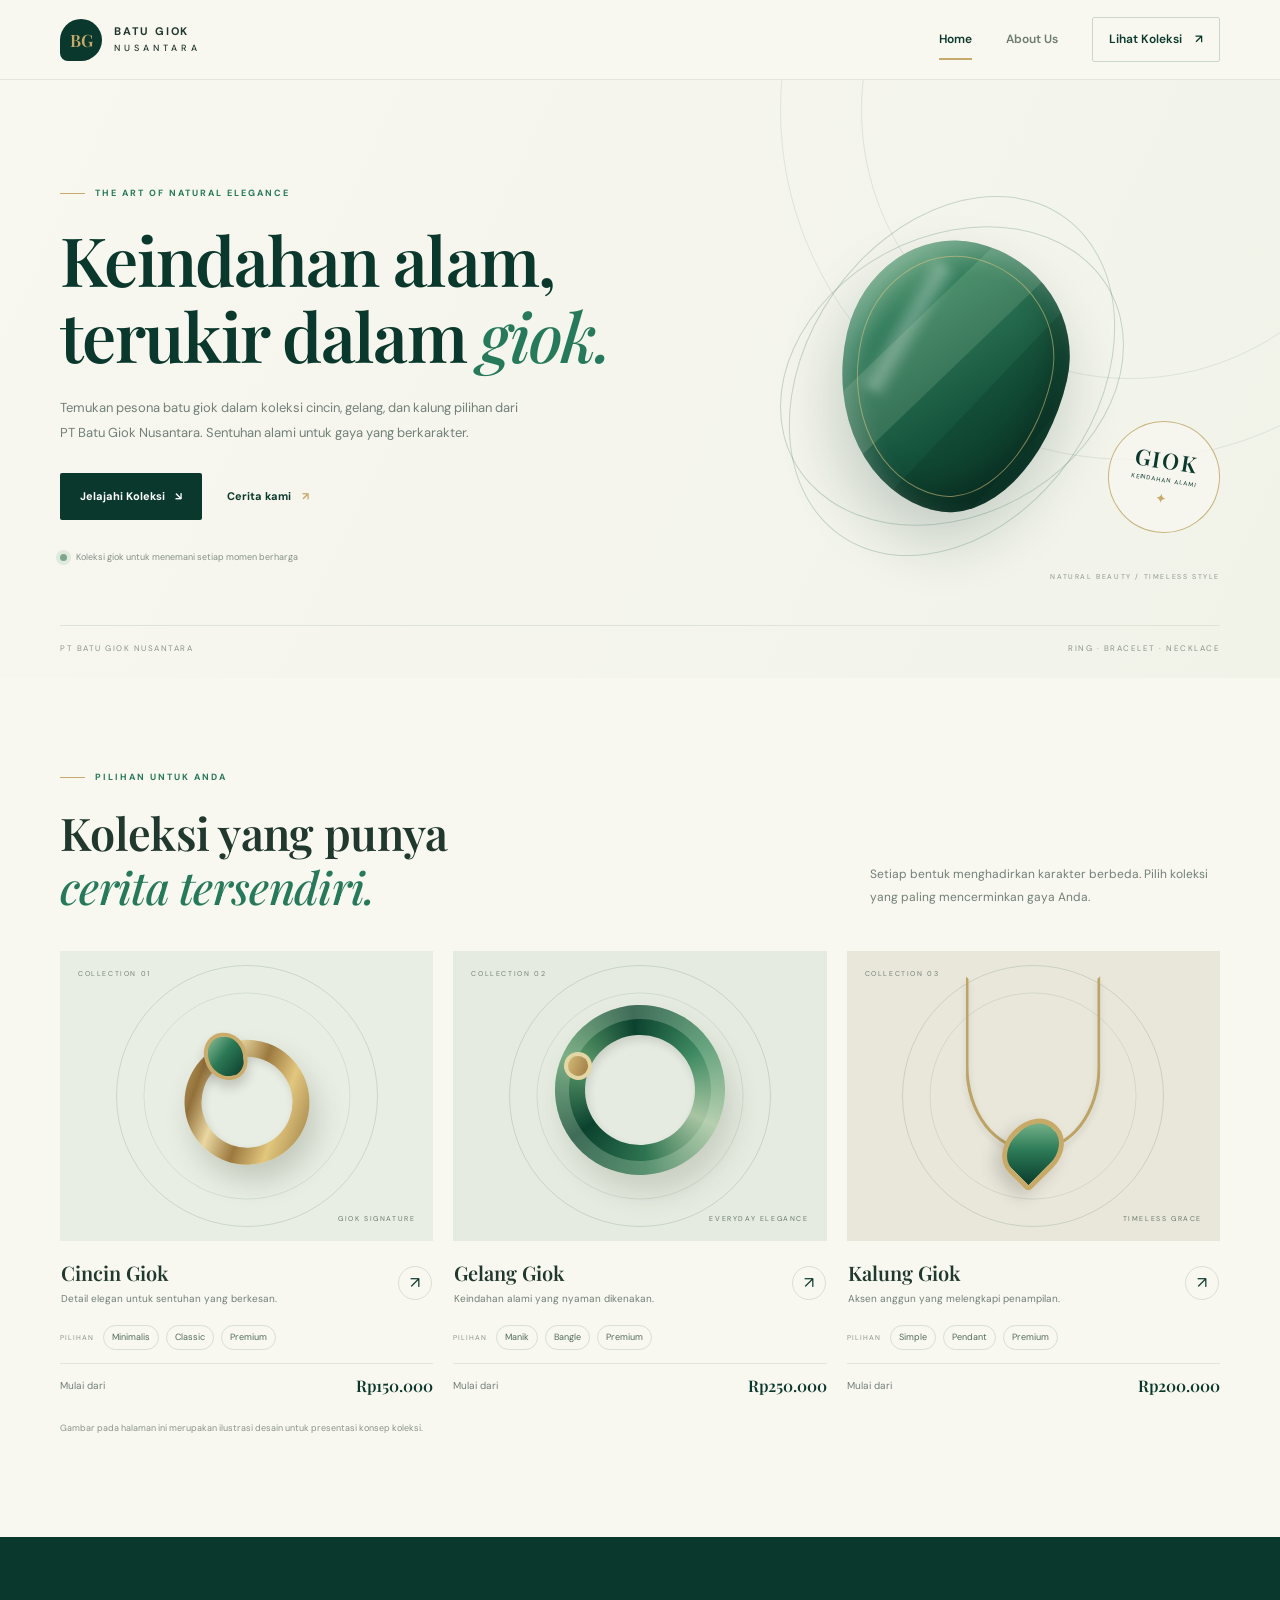
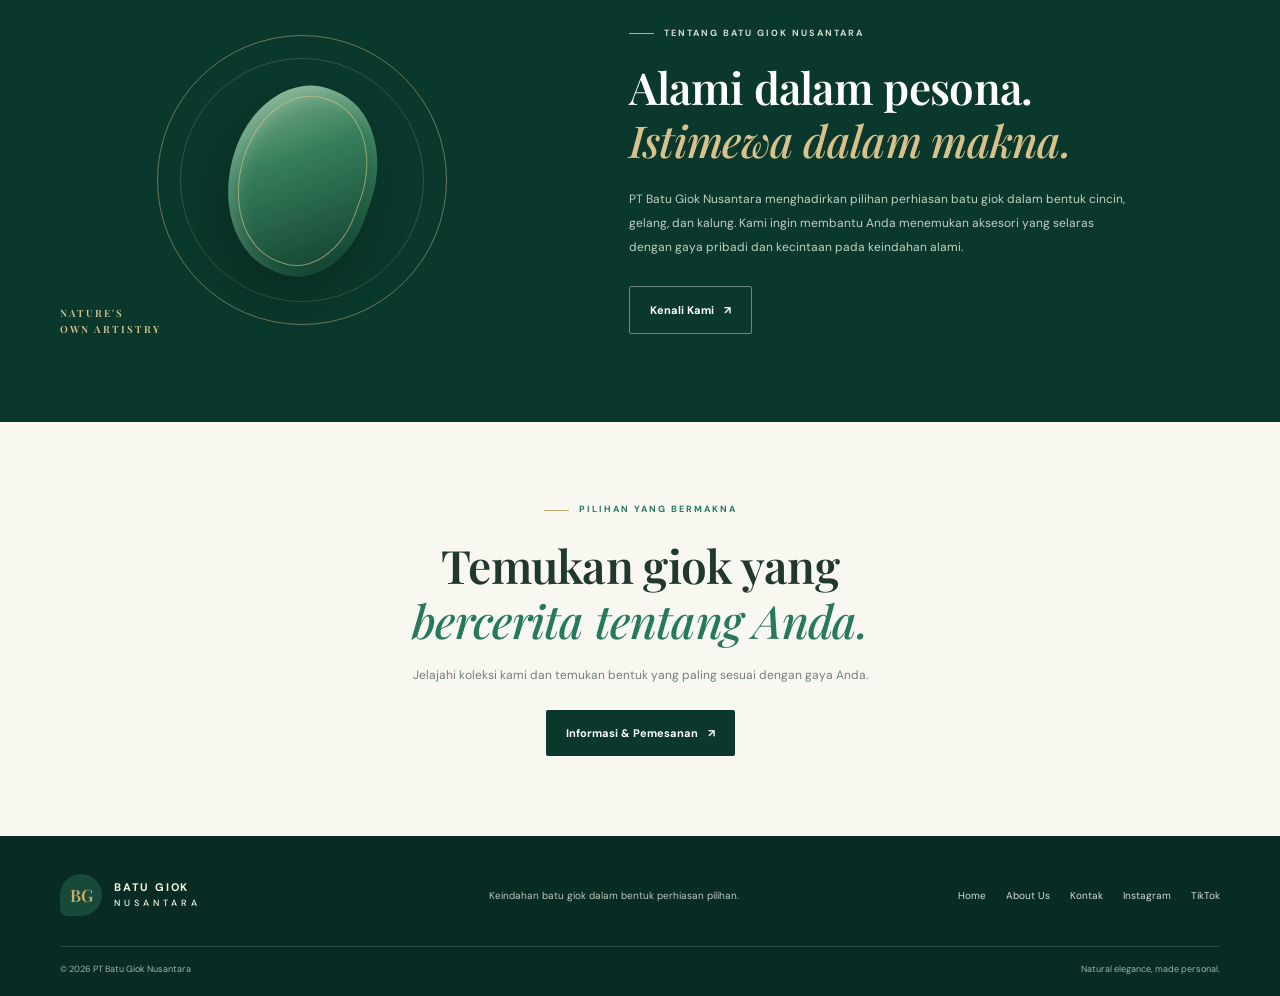
<file: index.html>
<!DOCTYPE html>
<html lang="id">
<head>
  <meta charset="UTF-8">
  <meta name="viewport" content="width=device-width, initial-scale=1.0">
  <meta name="description" content="PT Batu Giok Nusantara menghadirkan koleksi perhiasan batu giok berupa cincin, gelang, dan kalung.">
  <title>PT Batu Giok Nusantara | Home</title>
  <link rel="preconnect" href="https://fonts.googleapis.com">
  <link rel="preconnect" href="https://fonts.gstatic.com" crossorigin>
  <link href="https://fonts.googleapis.com/css2?family=DM+Sans:wght@400;500;600;700&family=Playfair+Display:wght@500;600;700&display=swap" rel="stylesheet">
  <link rel="stylesheet" href="style.css">
  <script src="script.js" defer></script>
</head>
<body>
  <header class="site-header">
    <nav class="navbar container" aria-label="Navigasi utama">
      <a class="brand" href="index.html" aria-label="Batu Giok Nusantara - Home">
        <span class="brand-mark">BG</span><span class="brand-name">BATU GIOK<small>NUSANTARA</small></span>
      </a>
      <button class="menu-toggle" aria-label="Buka menu navigasi" aria-expanded="false" aria-controls="nav-links"><span></span><span></span><span></span></button>
      <div class="nav-links" id="nav-links">
        <a class="active" href="index.html" aria-current="page">Home</a>
        <a href="about.html">About Us</a>
        <a class="nav-cta" href="#collections">Lihat Koleksi <span>↗</span></a>
      </div>
    </nav>
  </header>

  <main>
    <section class="hero">
      <div class="hero-texture"></div>
      <div class="container hero-grid">
        <div class="hero-copy reveal">
          <p class="eyebrow"><span></span> THE ART OF NATURAL ELEGANCE</p>
          <h1>Keindahan alam,<br>terukir dalam <em>giok.</em></h1>
          <p class="hero-description">Temukan pesona batu giok dalam koleksi cincin, gelang, dan kalung pilihan dari PT Batu Giok Nusantara. Sentuhan alami untuk gaya yang berkarakter.</p>
          <div class="hero-actions"><a class="button button-dark" href="#collections">Jelajahi Koleksi <span>↘</span></a><a class="simple-link" href="about.html">Cerita kami <span>↗</span></a></div>
          <div class="hero-note"><span class="note-dot"></span> Koleksi giok untuk menemani setiap momen berharga</div>
        </div>
        <div class="hero-art reveal" role="img" aria-label="Ilustrasi artistik batu giok hijau dengan bingkai emas">
          <div class="art-ring ring-a"></div><div class="art-ring ring-b"></div>
          <div class="jade-gem"><div class="gem-facet facet-one"></div><div class="gem-facet facet-two"></div><div class="gem-highlight"></div></div>
          <div class="art-stamp"><span>GIOK</span><small>KEINDAHAN ALAMI</small><b>✦</b></div>
          <div class="art-caption">NATURAL BEAUTY / TIMELESS STYLE</div>
        </div>
      </div>
      <div class="container hero-footer"><span>PT BATU GIOK NUSANTARA</span><span>RING · BRACELET · NECKLACE</span></div>
    </section>

    <section class="collection-section section" id="collections">
      <div class="container">
        <div class="section-heading reveal"><div><p class="eyebrow"><span></span> PILIHAN UNTUK ANDA</p><h2>Koleksi yang punya<br><em>cerita tersendiri.</em></h2></div><p>Setiap bentuk menghadirkan karakter berbeda. Pilih koleksi yang paling mencerminkan gaya Anda.</p></div>
        <div class="product-grid">
          <article class="product-card reveal">
            <a href="about.html#rings" class="product-visual product-ring" aria-label="Pelajari koleksi cincin giok"><div class="ring-object"><div></div></div><span class="product-index">COLLECTION 01</span><span class="visual-label">GIOK SIGNATURE</span></a>
            <div class="product-info"><div><h3>Cincin Giok</h3><p>Detail elegan untuk sentuhan yang berkesan.</p></div><a href="about.html#rings" class="product-arrow" aria-label="Pelajari cincin giok">↗</a></div>
            <div class="product-options"><span class="option-label">PILIHAN</span><span>Minimalis</span><span>Classic</span><span>Premium</span></div>
            <div class="product-price"><span>Mulai dari</span><strong>Rp150.000</strong></div>
          </article>
          <article class="product-card reveal">
            <a href="about.html#bracelets" class="product-visual product-bracelet" aria-label="Pelajari koleksi gelang giok"><div class="bracelet-object"><span></span></div><span class="product-index">COLLECTION 02</span><span class="visual-label">EVERYDAY ELEGANCE</span></a>
            <div class="product-info"><div><h3>Gelang Giok</h3><p>Keindahan alami yang nyaman dikenakan.</p></div><a href="about.html#bracelets" class="product-arrow" aria-label="Pelajari gelang giok">↗</a></div>
            <div class="product-options"><span class="option-label">PILIHAN</span><span>Manik</span><span>Bangle</span><span>Premium</span></div>
            <div class="product-price"><span>Mulai dari</span><strong>Rp250.000</strong></div>
          </article>
          <article class="product-card reveal">
            <a href="about.html#necklaces" class="product-visual product-necklace" aria-label="Pelajari koleksi kalung giok"><div class="necklace-object"><div class="necklace-chain"></div><div class="pendant"></div></div><span class="product-index">COLLECTION 03</span><span class="visual-label">TIMELESS GRACE</span></a>
            <div class="product-info"><div><h3>Kalung Giok</h3><p>Aksen anggun yang melengkapi penampilan.</p></div><a href="about.html#necklaces" class="product-arrow" aria-label="Pelajari kalung giok">↗</a></div>
            <div class="product-options"><span class="option-label">PILIHAN</span><span>Simple</span><span>Pendant</span><span>Premium</span></div>
            <div class="product-price"><span>Mulai dari</span><strong>Rp200.000</strong></div>
          </article>
        </div>
        <p class="product-disclaimer">Gambar pada halaman ini merupakan ilustrasi desain untuk presentasi konsep koleksi.</p>
      </div>
    </section>

    <section class="brand-story">
      <div class="container story-grid">
        <div class="story-art reveal"><div class="story-circle"></div><div class="story-gem"></div><span class="story-art-text">NATURE'S<br>OWN ARTISTRY</span></div>
        <div class="story-copy reveal"><p class="eyebrow eyebrow-light"><span></span> TENTANG BATU GIOK NUSANTARA</p><h2>Alami dalam pesona.<br><em>Istimewa dalam makna.</em></h2><p>PT Batu Giok Nusantara menghadirkan pilihan perhiasan batu giok dalam bentuk cincin, gelang, dan kalung. Kami ingin membantu Anda menemukan aksesori yang selaras dengan gaya pribadi dan kecintaan pada keindahan alami.</p><a class="button button-outline" href="about.html">Kenali Kami <span>↗</span></a></div>
      </div>
    </section>

    <section class="promise-section section"><div class="container promise-inner reveal"><p class="eyebrow"><span></span> PILIHAN YANG BERMAKNA</p><h2>Temukan giok yang<br><em>bercerita tentang Anda.</em></h2><p>Jelajahi koleksi kami dan temukan bentuk yang paling sesuai dengan gaya Anda.</p><a class="button button-dark" href="about.html#contact">Informasi & Pemesanan <span>↗</span></a></div></section>
  </main>

  <footer class="site-footer"><div class="container footer-top"><a class="brand footer-brand" href="index.html"><span class="brand-mark">BG</span><span class="brand-name">BATU GIOK<small>NUSANTARA</small></span></a><p>Keindahan batu giok dalam bentuk perhiasan pilihan.</p><div class="footer-nav"><a href="index.html">Home</a><a href="about.html">About Us</a><a href="about.html#contact">Kontak</a><a href="https://www.instagram.com/" target="rahmnazhr" rel="noopener">Instagram</a><a href="https://www.tiktok.com/" target="raaa" rel="noopener">TikTok</a></div></div><div class="container footer-bottom"><span>© <span id="year"></span> PT Batu Giok Nusantara</span><span>Natural elegance, made personal.</span></div></footer>
</body>
</html>
</file>
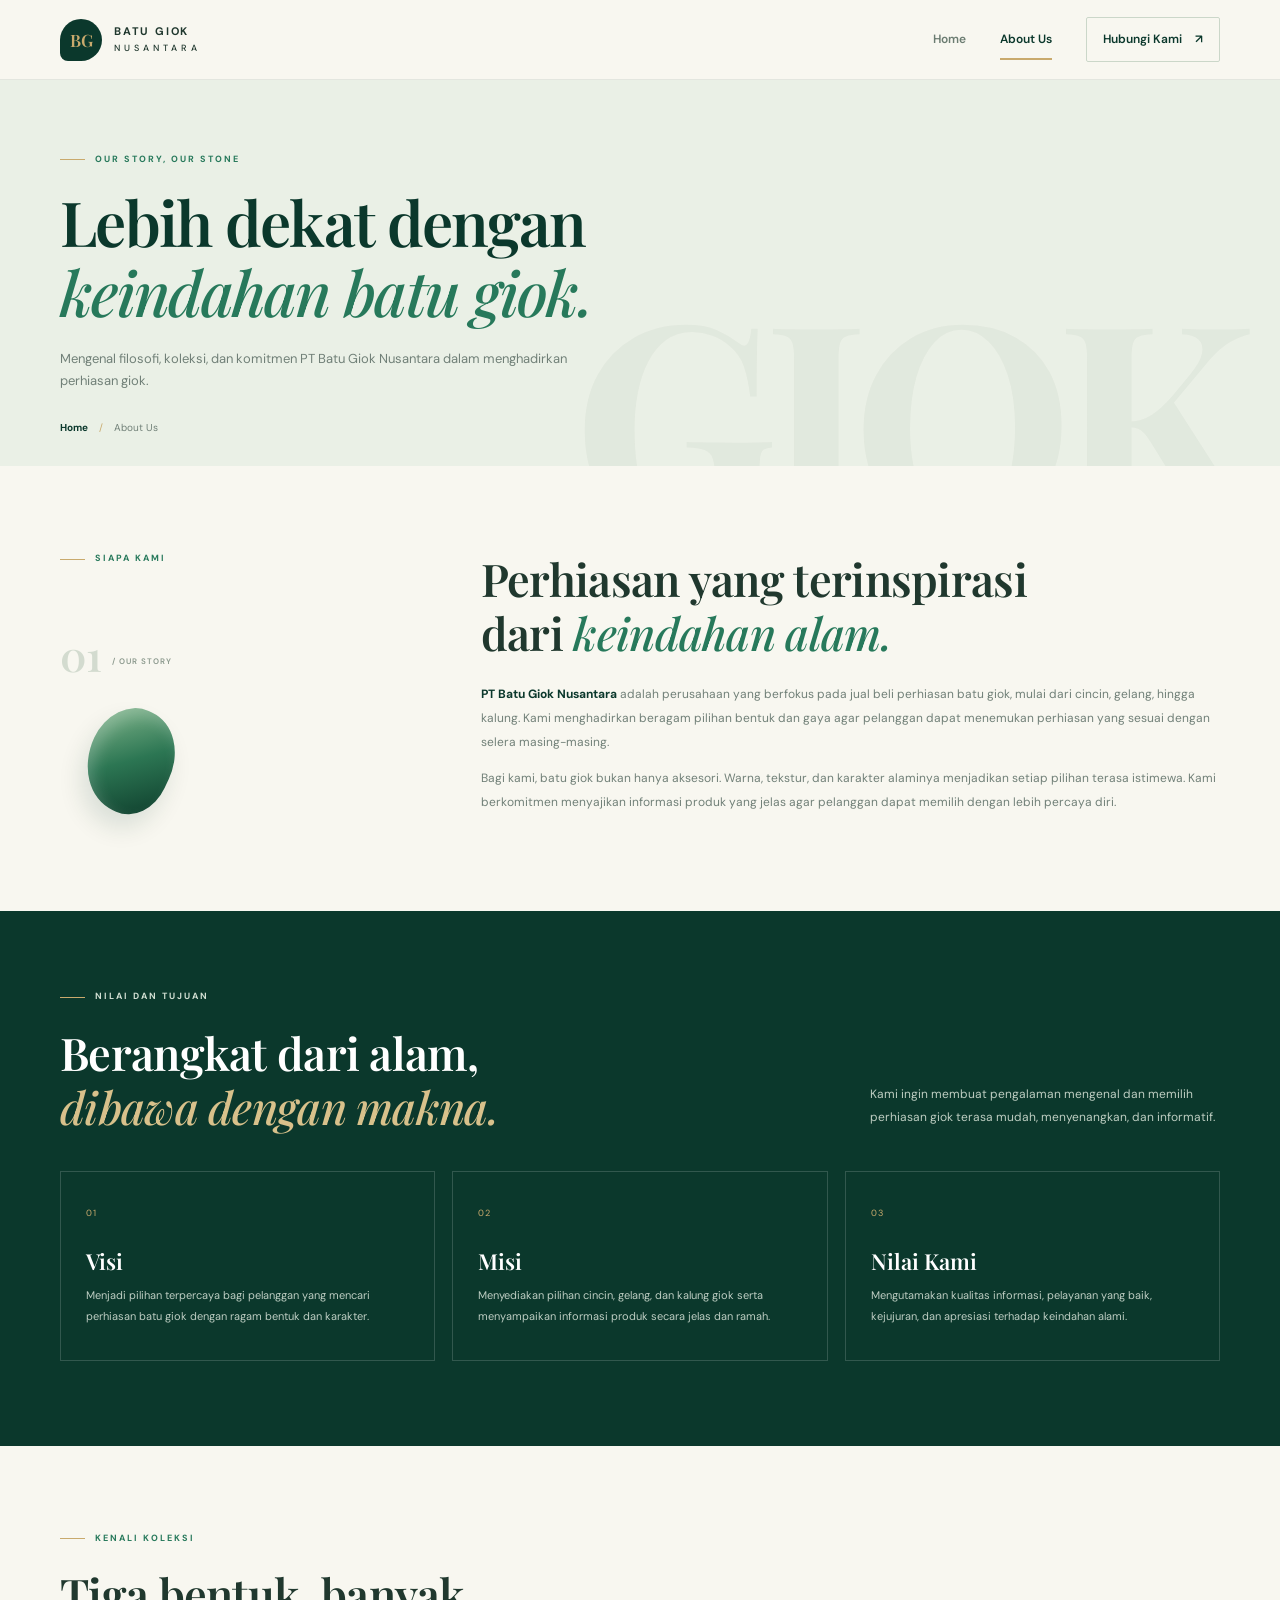
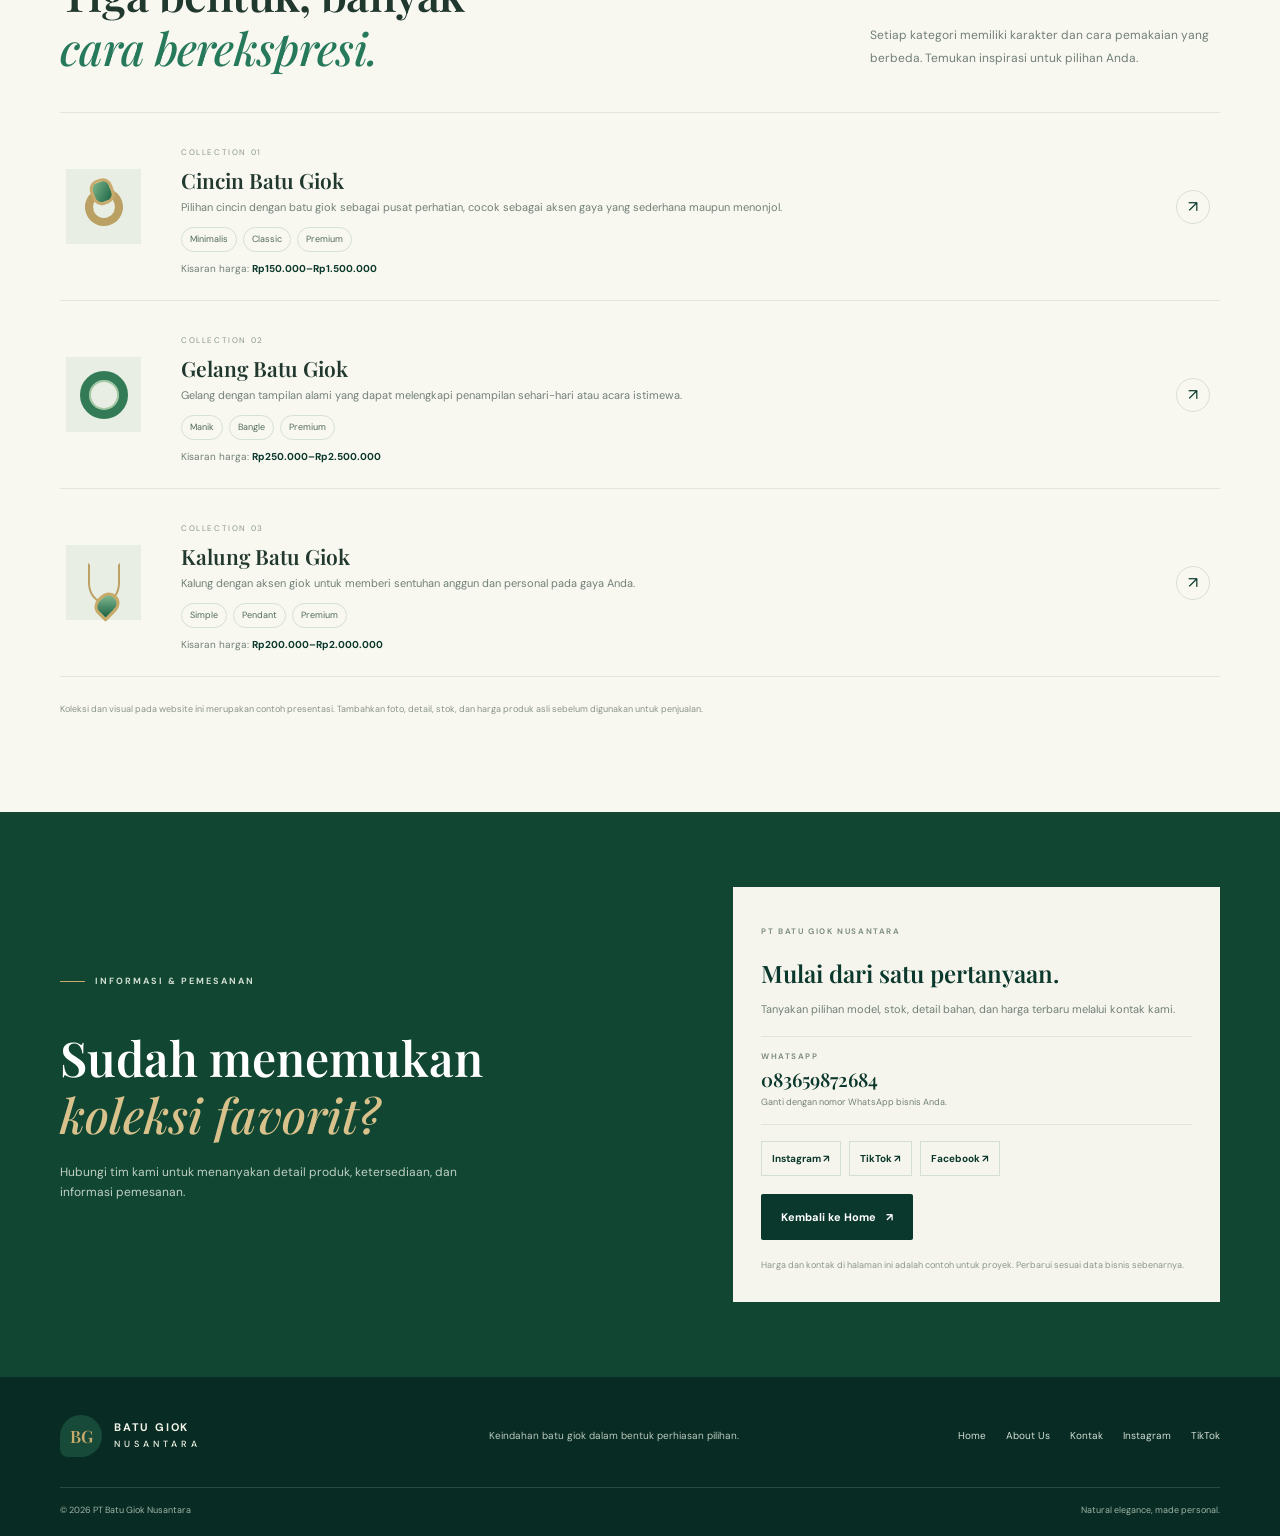
<file: about.html>
<!DOCTYPE html>
<html lang="id">
<head>
  <meta charset="UTF-8">
  <meta name="viewport" content="width=device-width, initial-scale=1.0">
  <meta name="description" content="Tentang PT Batu Giok Nusantara dan koleksi cincin, gelang, serta kalung batu giok.">
  <title>About Us | PT Batu Giok Nusantara</title>
  <link rel="preconnect" href="https://fonts.googleapis.com">
  <link rel="preconnect" href="https://fonts.gstatic.com" crossorigin>
  <link href="https://fonts.googleapis.com/css2?family=DM+Sans:wght@400;500;600;700&family=Playfair+Display:wght@500;600;700&display=swap" rel="stylesheet">
  <link rel="stylesheet" href="style.css">
  <script src="script.js" defer></script>
</head>
<body>
  <header class="site-header"><nav class="navbar container" aria-label="Navigasi utama">
    <a class="brand" href="index.html" aria-label="Batu Giok Nusantara - Home"><span class="brand-mark">BG</span><span class="brand-name">BATU GIOK<small>NUSANTARA</small></span></a>
    <button class="menu-toggle" aria-label="Buka menu navigasi" aria-expanded="false" aria-controls="nav-links"><span></span><span></span><span></span></button>
    <div class="nav-links" id="nav-links"><a href="index.html">Home</a><a class="active" href="about.html" aria-current="page">About Us</a><a class="nav-cta" href="#contact">Hubungi Kami <span>↗</span></a></div>
  </nav></header>

  <main>
    <section class="about-hero"><div class="container about-hero-content reveal"><p class="eyebrow"><span></span> OUR STORY, OUR STONE</p><h1>Lebih dekat dengan<br><em>keindahan batu giok.</em></h1><p>Mengenal filosofi, koleksi, dan komitmen PT Batu Giok Nusantara dalam menghadirkan perhiasan giok.</p><div class="breadcrumb"><a href="index.html">Home</a><span>/</span><span>About Us</span></div></div><div class="about-watermark">GIOK</div></section>

    <section class="section company-section"><div class="container company-grid"><div class="company-label reveal"><p class="eyebrow"><span></span> SIAPA KAMI</p><span class="company-number">01 <small>/ OUR STORY</small></span><div class="mini-stone"></div></div><div class="company-copy reveal"><h2>Perhiasan yang terinspirasi<br>dari <em>keindahan alam.</em></h2><p><strong>PT Batu Giok Nusantara</strong> adalah perusahaan yang berfokus pada jual beli perhiasan batu giok, mulai dari cincin, gelang, hingga kalung. Kami menghadirkan beragam pilihan bentuk dan gaya agar pelanggan dapat menemukan perhiasan yang sesuai dengan selera masing-masing.</p><p>Bagi kami, batu giok bukan hanya aksesori. Warna, tekstur, dan karakter alaminya menjadikan setiap pilihan terasa istimewa. Kami berkomitmen menyajikan informasi produk yang jelas agar pelanggan dapat memilih dengan lebih percaya diri.</p></div></div></section>

    <section class="mission-section"><div class="container"><div class="section-heading reveal"><div><p class="eyebrow eyebrow-light"><span></span> NILAI DAN TUJUAN</p><h2>Berangkat dari alam,<br><em>dibawa dengan makna.</em></h2></div><p>Kami ingin membuat pengalaman mengenal dan memilih perhiasan giok terasa mudah, menyenangkan, dan informatif.</p></div><div class="mission-grid"><article class="mission-card reveal"><span>01</span><h3>Visi</h3><p>Menjadi pilihan terpercaya bagi pelanggan yang mencari perhiasan batu giok dengan ragam bentuk dan karakter.</p></article><article class="mission-card reveal"><span>02</span><h3>Misi</h3><p>Menyediakan pilihan cincin, gelang, dan kalung giok serta menyampaikan informasi produk secara jelas dan ramah.</p></article><article class="mission-card reveal"><span>03</span><h3>Nilai Kami</h3><p>Mengutamakan kualitas informasi, pelayanan yang baik, kejujuran, dan apresiasi terhadap keindahan alami.</p></article></div></div></section>

    <section class="section about-collections" id="rings"><div class="container"><div class="section-heading reveal"><div><p class="eyebrow"><span></span> KENALI KOLEKSI</p><h2>Tiga bentuk, banyak<br><em>cara berekspresi.</em></h2></div><p>Setiap kategori memiliki karakter dan cara pemakaian yang berbeda. Temukan inspirasi untuk pilihan Anda.</p></div>
      <div class="collection-row reveal"><div class="collection-symbol ring-symbol"><div></div></div><div class="collection-row-copy"><span class="collection-kicker">COLLECTION 01</span><h3>Cincin Batu Giok</h3><p>Pilihan cincin dengan batu giok sebagai pusat perhatian, cocok sebagai aksen gaya yang sederhana maupun menonjol.</p><div class="detail-options"><span>Minimalis</span><span>Classic</span><span>Premium</span></div><p class="detail-price">Kisaran harga: <strong>Rp150.000–Rp1.500.000</strong></p></div><a href="#contact" class="row-link" aria-label="Tanyakan tentang cincin giok">↗</a></div>
      <div class="collection-row reveal" id="bracelets"><div class="collection-symbol bracelet-symbol"><div></div></div><div class="collection-row-copy"><span class="collection-kicker">COLLECTION 02</span><h3>Gelang Batu Giok</h3><p>Gelang dengan tampilan alami yang dapat melengkapi penampilan sehari-hari atau acara istimewa.</p><div class="detail-options"><span>Manik</span><span>Bangle</span><span>Premium</span></div><p class="detail-price">Kisaran harga: <strong>Rp250.000–Rp2.500.000</strong></p></div><a href="#contact" class="row-link" aria-label="Tanyakan tentang gelang giok">↗</a></div>
      <div class="collection-row reveal" id="necklaces"><div class="collection-symbol necklace-symbol"><div></div></div><div class="collection-row-copy"><span class="collection-kicker">COLLECTION 03</span><h3>Kalung Batu Giok</h3><p>Kalung dengan aksen giok untuk memberi sentuhan anggun dan personal pada gaya Anda.</p><div class="detail-options"><span>Simple</span><span>Pendant</span><span>Premium</span></div><p class="detail-price">Kisaran harga: <strong>Rp200.000–Rp2.000.000</strong></p></div><a href="#contact" class="row-link" aria-label="Tanyakan tentang kalung giok">↗</a></div>
      <p class="product-disclaimer">Koleksi dan visual pada website ini merupakan contoh presentasi. Tambahkan foto, detail, stok, dan harga produk asli sebelum digunakan untuk penjualan.</p>
    </div></section>

    <section class="contact-section" id="contact"><div class="container contact-grid reveal"><div><p class="eyebrow eyebrow-light"><span></span> INFORMASI & PEMESANAN</p><h2>Sudah menemukan<br><em>koleksi favorit?</em></h2><p>Hubungi tim kami untuk menanyakan detail produk, ketersediaan, dan informasi pemesanan.</p></div><div class="contact-panel"><span class="contact-label">PT BATU GIOK NUSANTARA</span><h3>Mulai dari satu pertanyaan.</h3><p>Tanyakan pilihan model, stok, detail bahan, dan harga terbaru melalui kontak kami.</p>
        <div class="contact-detail"><span>WHATSAPP</span><strong>083659872684</strong><small>Ganti dengan nomor WhatsApp bisnis Anda.</small></div>
        <div class="social-links"><a href="https://www.instagram.com/" target="_blank" rel="noopener">Instagram ↗</a><a href="https://www.tiktok.com/" target="_blank" rel="noopener">TikTok ↗</a><a href="https://www.facebook.com/" target="_blank" rel="noopener">Facebook ↗</a></div>
        <a href="index.html" class="button button-cream">Kembali ke Home <span>↗</span></a><small>Harga dan kontak di halaman ini adalah contoh untuk proyek. Perbarui sesuai data bisnis sebenarnya.</small></div></div></section>
  </main>

  <footer class="site-footer"><div class="container footer-top"><a class="brand footer-brand" href="index.html"><span class="brand-mark">BG</span><span class="brand-name">BATU GIOK<small>NUSANTARA</small></span></a><p>Keindahan batu giok dalam bentuk perhiasan pilihan.</p><div class="footer-nav"><a href="index.html">Home</a><a href="about.html">About Us</a><a href="#contact">Kontak</a><a href="https://www.instagram.com/" target="_blank" rel="noopener">Instagram</a><a href="https://www.tiktok.com/" target="_blank" rel="noopener">TikTok</a></div></div><div class="container footer-bottom"><span>© <span id="year"></span> PT Batu Giok Nusantara</span><span>Natural elegance, made personal.</span></div></footer>
</body>
</html>
</file>
<file: style.css>
:root{--forest:#0b382c;--forest2:#145541;--jade:#27795b;--sage:#dce8dc;--paper:#f8f7f0;--white:#fffef9;--gold:#c9aa6d;--ink:#20382e;--muted:#718078;--line:#e1e5db;--serif:'Playfair Display',Georgia,serif;--sans:'DM Sans',Arial,sans-serif}*{box-sizing:border-box}html{scroll-behavior:smooth;scroll-padding-top:85px}body{margin:0;background:var(--paper);color:var(--ink);font-family:var(--sans);line-height:1.7}a{color:inherit;text-decoration:none}.container{width:min(1160px,calc(100% - 48px));margin-inline:auto}.site-header{height:80px;position:sticky;top:0;z-index:20;background:rgba(248,247,240,.95);backdrop-filter:blur(12px);border-bottom:1px solid rgba(11,56,44,.09)}.navbar{height:100%;display:flex;align-items:center;justify-content:space-between}.brand{display:flex;align-items:center;gap:12px}.brand-mark{width:42px;height:42px;display:grid;place-items:center;border-radius:50% 50% 50% 8px;background:var(--forest);color:var(--gold);font:600 17px var(--serif)}.brand-name{font-size:11px;line-height:1.25;font-weight:700;letter-spacing:1.8px}.brand-name small{display:block;font-size:9px;font-weight:500;letter-spacing:4px;margin-top:4px}.nav-links{display:flex;align-items:center;gap:34px;font-size:12px;font-weight:600}.nav-links>a:not(.nav-cta){color:#6b7c71}.nav-links>a:hover,.nav-links>a.active{color:var(--forest)}.nav-links>a.active{position:relative}.nav-links>a.active:after{content:"";position:absolute;left:0;right:0;bottom:-10px;height:2px;background:var(--gold)}.nav-cta{border:1px solid #cbd7c9;padding:11px 16px;border-radius:2px;color:var(--forest)}.nav-cta span,.button span{margin-left:10px}.menu-toggle{display:none;background:none;border:0;padding:8px}.menu-toggle span{display:block;width:23px;height:2px;background:var(--forest);margin:5px}.hero{position:relative;overflow:hidden;padding:68px 0 22px;background:linear-gradient(115deg,#f8f7f0 0%,#f1f3e9 100%)}.hero-texture{position:absolute;width:700px;height:700px;border:1px solid rgba(24,84,62,.1);border-radius:50%;right:-200px;top:-320px}.hero-texture:after{content:"";position:absolute;inset:80px;border:1px solid rgba(24,84,62,.1);border-radius:50%}.hero-grid{position:relative;display:grid;grid-template-columns:1fr .9fr;align-items:center;gap:30px;min-height:455px}.eyebrow{display:flex;align-items:center;gap:10px;margin:0 0 20px;font-size:9px;letter-spacing:2px;font-weight:700;color:var(--jade)}.eyebrow>span{display:inline-block;width:25px;height:1px;background:var(--gold)}.hero h1,.about-hero h1{font:600 clamp(43px,5.3vw,68px)/1.12 var(--serif);letter-spacing:-1.7px;color:var(--forest);margin:0 0 22px}.hero h1 em,.section-heading h2 em,.story-copy h2 em,.about-hero h1 em,.company-copy h2 em,.mission-section .section-heading h2 em,.contact-grid h2 em,.promise-inner h2 em{font-weight:500;color:var(--jade)}.hero-description{max-width:470px;color:var(--muted);font-size:13px;line-height:1.95}.hero-actions{display:flex;align-items:center;gap:25px;margin-top:28px}.button{display:inline-flex;align-items:center;justify-content:center;padding:14px 20px;border-radius:2px;font-size:11px;font-weight:700;transition:transform .2s,background .2s}.button:hover{transform:translateY(-2px)}.button-dark{background:var(--forest);color:white}.button-dark:hover{background:var(--jade)}.simple-link{font-size:11px;font-weight:700;color:var(--forest)}.simple-link span{margin-left:8px;color:var(--gold)}.hero-note{display:flex;align-items:center;gap:9px;margin-top:30px;font-size:9px;color:#829087}.note-dot{width:7px;height:7px;border-radius:50%;background:#7da68a;box-shadow:0 0 0 4px #e0e9dd}.hero-art{height:425px;position:relative;display:grid;place-items:center}.art-ring{position:absolute;border:1px solid rgba(17,82,59,.2);border-radius:50%;transform:rotate(-28deg)}.ring-a{width:360px;height:280px}.ring-b{width:290px;height:390px;transform:rotate(35deg)}.jade-gem{width:225px;height:270px;position:relative;overflow:hidden;border-radius:47% 53% 44% 56%/43% 42% 58% 57%;transform:rotate(13deg);background:linear-gradient(135deg,#7fb68b 0%,#347e5d 28%,#15543d 62%,#082f25 100%);box-shadow:inset 13px 9px 25px rgba(255,255,255,.25),inset -20px -18px 30px rgba(0,0,0,.24),0 30px 60px rgba(11,56,44,.2)}.jade-gem:after{content:"";position:absolute;inset:15px;border:1px solid rgba(222,196,128,.55);border-radius:inherit}.gem-facet{position:absolute;background:rgba(202,226,190,.15);transform:rotate(25deg)}.facet-one{width:100px;height:280px;left:30px;top:-20px;clip-path:polygon(40% 0,100% 0,60% 100%,0 100%)}.facet-two{width:90px;height:280px;right:5px;top:20px;clip-path:polygon(30% 0,100% 0,80% 100%,0 100%);background:rgba(0,29,19,.15)}.gem-highlight{position:absolute;left:42px;top:25px;width:32px;height:145px;background:linear-gradient(90deg,transparent,rgba(255,255,255,.3),transparent);filter:blur(4px);transform:rotate(17deg)}.art-stamp{position:absolute;right:0;bottom:55px;width:112px;height:112px;border:1px solid #c9b581;border-radius:50%;display:flex;flex-direction:column;justify-content:center;align-items:center;color:var(--forest);background:rgba(248,247,240,.8);transform:rotate(9deg)}.art-stamp span{font:600 22px var(--serif);letter-spacing:2px}.art-stamp small{font-size:6px;letter-spacing:1px}.art-stamp b{color:var(--gold);font-size:12px;margin-top:4px}.art-caption{position:absolute;bottom:5px;right:0;font-size:7px;letter-spacing:1.6px;color:#8b978d}.hero-footer{display:flex;justify-content:space-between;border-top:1px solid #dfe4d9;padding-top:16px;margin-top:22px;font-size:8px;letter-spacing:1.5px;color:#89958a}.section{padding:92px 0}.section-heading{display:flex;align-items:flex-end;justify-content:space-between;gap:40px;margin-bottom:38px}.section-heading h2,.story-copy h2,.company-copy h2,.mission-section .section-heading h2,.promise-inner h2{font:600 clamp(32px,4vw,45px)/1.2 var(--serif);letter-spacing:-.7px;margin:0}.section-heading>p{max-width:350px;color:var(--muted);font-size:12px;line-height:1.9;margin:0 0 4px}.product-grid{display:grid;grid-template-columns:repeat(3,1fr);gap:20px}.product-card{min-width:0}.product-visual{height:290px;display:block;position:relative;overflow:hidden;background:#e9eee4}.product-visual:before{content:"";position:absolute;width:260px;height:260px;border:1px solid rgba(15,76,54,.14);border-radius:50%;left:50%;top:50%;transform:translate(-50%,-50%)}.product-visual:after{content:"";position:absolute;width:205px;height:205px;border:1px solid rgba(15,76,54,.1);border-radius:50%;left:50%;top:50%;transform:translate(-50%,-50%)}.product-bracelet{background:#e5ebe0}.product-necklace{background:#e9e7da}.product-index,.visual-label{position:absolute;z-index:2;font-size:7px;letter-spacing:1.6px;color:#718176}.product-index{top:17px;left:18px}.visual-label{bottom:16px;right:18px;color:#68796c}.ring-object{position:absolute;z-index:1;width:125px;height:125px;left:50%;top:50%;transform:translate(-50%,-45%) rotate(-25deg);border-radius:50%;background:linear-gradient(135deg,#d6b979,#92703a 20%,#ead7a1 35%,#9c793f 52%,#e2c77e 70%,#8a6b36);box-shadow:0 18px 28px rgba(45,60,36,.2)}.ring-object:before{content:"";position:absolute;inset:17px;border-radius:50%;background:#e9eee4;box-shadow:inset 0 4px 8px rgba(0,0,0,.12)}.ring-object>div{position:absolute;width:43px;height:48px;left:41px;top:-12px;border-radius:45% 55% 42% 58%;transform:rotate(18deg);background:linear-gradient(135deg,#8dc09a,#2c7956 45%,#0b3d2b);border:4px solid #c9ab6b;box-shadow:0 7px 12px rgba(0,0,0,.18)}.bracelet-object{position:absolute;z-index:1;width:170px;height:170px;border-radius:50%;left:50%;top:48%;transform:translate(-50%,-50%) rotate(-25deg);background:conic-gradient(from 20deg,#0b422f,#3e8a61,#a8c5a2,#2e7450,#0b422f,#5c9b6b,#0b422f);box-shadow:inset 0 0 0 14px rgba(220,236,211,.25),0 20px 28px rgba(45,60,36,.15)}.bracelet-object:before{content:"";position:absolute;inset:30px;border-radius:50%;background:#e5ebe0;box-shadow:inset 0 5px 10px rgba(0,0,0,.12)}.bracelet-object span{position:absolute;left:25px;top:23px;width:28px;height:28px;border-radius:50%;background:linear-gradient(135deg,#d6bd7c,#9c793f);border:4px solid #e5d6a5}.necklace-object{position:absolute;z-index:1;inset:0}.necklace-chain{position:absolute;left:50%;top:25px;width:135px;height:175px;border:3px solid #bda365;border-top-color:transparent;border-radius:0 0 48% 48%;transform:translateX(-50%);filter:drop-shadow(0 4px 3px rgba(0,0,0,.12))}.pendant{position:absolute;left:50%;top:165px;width:54px;height:67px;transform:translateX(-50%) rotate(45deg);border-radius:48% 48% 8% 48%;background:linear-gradient(135deg,#8fc49a,#2d7c58 50%,#0a3b2b);border:5px solid #c8aa68;box-shadow:0 10px 17px rgba(0,0,0,.16)}.product-info{display:flex;justify-content:space-between;align-items:center;padding:18px 1px 5px}.product-info h3{font:600 20px var(--serif);margin:0 0 4px}.product-info p{font-size:10px;color:var(--muted);margin:0}.product-arrow,.row-link{display:grid;place-items:center;width:34px;height:34px;border:1px solid #d9e0d5;border-radius:50%;color:var(--forest);transition:background .2s,color .2s;flex-shrink:0}.product-arrow:hover,.row-link:hover{background:var(--forest);color:white}.product-disclaimer{font-size:9px;color:#89948a;margin-top:25px}.brand-story{background:var(--forest);color:white;padding:75px 0}.story-grid{display:grid;grid-template-columns:.9fr 1.1fr;align-items:center;gap:85px}.story-art{height:335px;position:relative;display:grid;place-items:center;overflow:hidden}.story-circle{position:absolute;width:290px;height:290px;border:1px solid rgba(218,196,143,.45);border-radius:50%}.story-circle:after{content:"";position:absolute;inset:22px;border:1px solid rgba(218,196,143,.2);border-radius:50%}.story-gem{position:relative;width:145px;height:190px;border-radius:48% 52% 43% 57%;transform:rotate(20deg);background:linear-gradient(140deg,#8bb995,#367e5b 40%,#0c3829);box-shadow:inset 10px 7px 18px rgba(255,255,255,.18),0 25px 45px rgba(0,0,0,.2)}.story-gem:after{content:"";position:absolute;inset:10px;border:1px solid rgba(223,199,139,.6);border-radius:inherit}.story-art-text{position:absolute;bottom:10px;left:0;font:600 10px/1.6 var(--serif);letter-spacing:2px;color:#d9c48d}.eyebrow-light{color:#d2dfd3}.story-copy h2{font-size:clamp(32px,4vw,44px);color:white;margin-bottom:20px}.story-copy h2 em{color:#d8c18b}.story-copy>p:not(.eyebrow){font-size:12px;line-height:2;color:#c0d0c5;max-width:500px}.button-outline{border:1px solid rgba(255,255,255,.4);color:white;margin-top:15px}.button-outline:hover{background:rgba(255,255,255,.1)}.promise-section{padding:80px 0}.promise-inner{text-align:center}.promise-inner .eyebrow{justify-content:center}.promise-inner h2{font-size:clamp(34px,4vw,46px)}.promise-inner>p:not(.eyebrow){font-size:12px;color:var(--muted);margin:17px 0 24px}.site-footer{background:#082c23;color:white;padding:38px 0 18px}.footer-top{display:grid;grid-template-columns:1fr 1.1fr auto;gap:22px;align-items:center;padding-bottom:30px}.footer-brand .brand-mark{background:#174a38}.footer-brand .brand-name{color:#f4f4e9}.footer-top>p{font-size:10px;color:#b9c8bd;margin:0}.footer-nav{display:flex;gap:20px;font-size:10px;color:#d0dcd2}.footer-nav a:hover{color:#e0c88e}.footer-bottom{display:flex;justify-content:space-between;gap:20px;border-top:1px solid rgba(255,255,255,.14);padding-top:15px;color:#9fb3a6;font-size:9px}
/* About page */.about-hero{position:relative;overflow:hidden;background:#eaf0e6;padding:72px 0 30px;min-height:335px}.about-hero-content{position:relative;z-index:1}.about-hero h1{font-size:clamp(43px,5vw,62px)}.about-hero-content>p:not(.eyebrow){max-width:510px;color:var(--muted);font-size:13px}.breadcrumb{display:flex;align-items:center;gap:11px;margin-top:27px;font-size:10px;color:#718078}.breadcrumb a{font-weight:700;color:var(--forest)}.breadcrumb span:nth-child(2){color:var(--gold)}.about-watermark{position:absolute;right:3%;bottom:-85px;font:700 clamp(150px,23vw,280px)/1 var(--serif);letter-spacing:-15px;color:rgba(13,62,44,.04)}.company-section{padding-block:85px}.company-grid{display:grid;grid-template-columns:.65fr 1.35fr;gap:65px}.company-number{display:block;margin-top:60px;font:600 42px var(--serif);color:#d3dbcf}.company-number small{font:600 8px var(--sans);letter-spacing:1px;color:#8b998d;vertical-align:middle}.mini-stone{width:85px;height:105px;margin:25px 0 0 28px;border-radius:47% 53% 42% 58%;transform:rotate(25deg);background:linear-gradient(140deg,#8bbd92,#2c7653 50%,#0c3929);box-shadow:inset 8px 5px 15px rgba(255,255,255,.2),0 15px 25px rgba(11,56,44,.12)}.company-copy h2{margin-bottom:23px}.company-copy p{font-size:12px;line-height:2;color:var(--muted)}.company-copy strong{color:var(--forest)}.mission-section{background:var(--forest);color:white;padding:78px 0 85px}.mission-section .section-heading h2{color:white}.mission-section .section-heading h2 em{color:#d8c18b}.mission-section .section-heading>p{color:#bdcdc1}.mission-grid{display:grid;grid-template-columns:repeat(3,1fr);gap:17px}.mission-card{padding:25px;border:1px solid rgba(255,255,255,.16);min-height:190px}.mission-card>span{font-size:9px;letter-spacing:1px;color:var(--gold)}.mission-card h3{font:600 22px var(--serif);margin:22px 0 9px}.mission-card p{font-size:11px;line-height:1.9;color:#bdcdc2;margin:0}.about-collections{padding-block:85px}.collection-row{display:grid;grid-template-columns:90px 1fr 38px;align-items:center;gap:25px;border-top:1px solid var(--line);padding:23px 6px}.collection-row:last-of-type{border-bottom:1px solid var(--line)}.collection-symbol{height:75px;width:75px;display:grid;place-items:center;background:#e8eee4}.ring-symbol>div{width:38px;height:38px;border:8px solid #bba064;border-radius:50%;position:relative;transform:rotate(-20deg)}.ring-symbol>div:after{content:"";position:absolute;width:17px;height:20px;left:3px;top:-17px;border-radius:40%;background:linear-gradient(135deg,#7eb78b,#1b6345);border:3px solid #c9aa6d}.bracelet-symbol>div{width:48px;height:48px;border:9px solid #337b57;border-radius:50%;box-shadow:inset 0 0 0 2px #a5c8a4}.necklace-symbol>div{width:32px;height:40px;border:2px solid #bca166;border-top-color:transparent;border-radius:0 0 50% 50%;position:relative}.necklace-symbol>div:after{content:"";position:absolute;width:16px;height:20px;left:6px;bottom:-17px;background:linear-gradient(135deg,#8ec49a,#1a6042);border:3px solid #c8aa68;border-radius:45% 45% 5% 45%;transform:rotate(45deg)}.collection-kicker{font-size:8px;letter-spacing:1.6px;color:#8b998c}.collection-row-copy h3{font:600 21px var(--serif);margin:3px 0 4px}.collection-row-copy p{font-size:11px;color:var(--muted);margin:0;max-width:650px}.contact-section{background:#104632;color:white;padding:75px 0}.contact-grid{display:grid;grid-template-columns:1fr .8fr;gap:65px;align-items:center}.contact-grid h2{font:600 clamp(35px,4.5vw,48px)/1.2 var(--serif);margin-bottom:18px}.contact-grid h2 em{color:#d8c18b}.contact-grid>div:first-child>p:not(.eyebrow){font-size:12px;color:#c0d0c5;max-width:430px}.contact-panel{background:#f6f5ed;color:var(--forest);padding:28px}.contact-label{font-size:8px;letter-spacing:1.6px;color:#819084;font-weight:700}.contact-panel h3{font:600 24px var(--serif);margin:15px 0 10px}.contact-panel>p{font-size:11px;line-height:1.8;color:var(--muted)}.button-cream{background:var(--forest);color:white}.contact-panel>small{display:block;margin-top:18px;font-size:9px;color:#8b978c}.reveal{opacity:0;transform:translateY(17px);transition:opacity .65s ease,transform .65s ease}.reveal.visible{opacity:1;transform:translateY(0)}
@media(max-width:900px){.hero-grid{grid-template-columns:1fr .85fr;gap:10px}.hero h1{font-size:53px}.hero-art{transform:scale(.88);margin-inline:-20px}.section{padding:72px 0}.section-heading{gap:24px}.story-grid{gap:40px}.footer-top{grid-template-columns:1fr 1fr}.footer-top>p{grid-column:1/-1;grid-row:2}.footer-nav{justify-content:flex-end}.company-grid{gap:35px}.contact-grid{gap:35px}}
@media(max-width:680px){.container{width:calc(100% - 36px)}.site-header{height:70px}.brand-mark{width:38px;height:38px}.menu-toggle{display:block;cursor:pointer}.nav-links{display:none;position:absolute;top:69px;left:0;right:0;padding:20px 22px 24px;background:var(--paper);border-bottom:1px solid var(--line);box-shadow:0 12px 20px rgba(11,56,44,.07);flex-direction:column;align-items:stretch;gap:20px}.nav-links.open{display:flex}.nav-links>a.active:after{display:none}.nav-cta{text-align:center}.hero{padding-top:40px}.hero-grid{grid-template-columns:1fr;gap:0}.hero h1{font-size:clamp(43px,11.5vw,57px)}.hero-description{font-size:12px}.hero-actions{gap:17px;flex-wrap:wrap}.button{padding:13px 16px}.hero-art{height:330px;transform:scale(.83);margin:-4px -28px -18px}.art-stamp{right:5px;bottom:40px}.hero-footer{font-size:7px;letter-spacing:.7px;margin-top:15px}.hero-footer span:last-child{text-align:right}.section{padding:60px 0}.section-heading{display:block;margin-bottom:27px}.section-heading h2,.story-copy h2,.company-copy h2,.mission-section .section-heading h2{font-size:33px}.section-heading>p{font-size:11px;margin-top:16px}.product-grid{grid-template-columns:1fr;gap:27px}.product-visual{height:290px}.product-info h3{font-size:19px}.brand-story{padding:55px 0}.story-grid{grid-template-columns:1fr;gap:22px}.story-art{height:270px;max-width:380px;width:100%;margin:auto}.story-circle{width:235px;height:235px}.story-gem{width:120px;height:160px}.story-copy>p:not(.eyebrow){font-size:11px}.promise-section{padding:62px 0}.promise-inner h2{font-size:35px}.footer-top{grid-template-columns:1fr;gap:17px}.footer-top>p{grid-column:auto;grid-row:auto}.footer-nav{justify-content:flex-start;gap:20px}.footer-bottom{font-size:8px;line-height:1.6}.about-hero{padding:52px 0 25px;min-height:0}.about-hero h1{font-size:clamp(41px,10vw,53px)}.about-hero-content>p:not(.eyebrow){font-size:12px}.company-section{padding-block:60px}.company-grid{grid-template-columns:1fr;gap:8px}.company-number{margin-top:10px;font-size:33px}.mini-stone{display:none}.company-copy h2{margin-top:18px}.company-copy p{font-size:11px}.mission-section{padding:60px 0}.mission-grid{grid-template-columns:1fr}.mission-card{min-height:0}.mission-card h3{margin-top:15px}.about-collections{padding-block:60px}.collection-row{grid-template-columns:58px 1fr 30px;gap:13px;padding:18px 0}.collection-symbol{width:55px;height:58px}.collection-row-copy h3{font-size:17px}.collection-row-copy p{font-size:10px;line-height:1.7}.row-link{width:29px;height:29px}.contact-section{padding:60px 0}.contact-grid{grid-template-columns:1fr;gap:25px}.contact-grid h2{font-size:38px}.contact-panel{padding:23px}.about-watermark{right:-5%;bottom:-25px;font-size:140px;letter-spacing:-8px}}
@media(prefers-reduced-motion:reduce){html{scroll-behavior:auto}*,*::before,*::after{transition-duration:.01ms!important;animation-duration:.01ms!important}.reveal{opacity:1;transform:none}}

/* Informasi harga, variasi produk, dan kontak */
.product-options{display:flex;align-items:center;flex-wrap:wrap;gap:7px;margin-top:13px}
.product-options span:not(.option-label),.detail-options span{font-size:9px;border:1px solid #d7e0d5;padding:4px 8px;color:#526b5a;border-radius:20px}
.product-options .option-label{font-size:7px;letter-spacing:1px;color:#89968a;margin-right:2px}
.product-price{display:flex;align-items:center;justify-content:space-between;border-top:1px solid var(--line);margin-top:13px;padding-top:11px}
.product-price span{font-size:10px;color:var(--muted)}
.product-price strong{font:600 16px var(--serif);color:var(--forest)}
.detail-options{display:flex;flex-wrap:wrap;gap:6px;margin-top:10px}
.detail-price{margin-top:8px!important;font-size:10px!important}
.detail-price strong{color:var(--forest)}
.contact-detail{display:flex;flex-direction:column;gap:3px;padding:13px 0;border-top:1px solid #dfe5db;border-bottom:1px solid #dfe5db;margin:16px 0}
.contact-detail>span{font-size:8px;letter-spacing:1.5px;color:#819084;font-weight:700}
.contact-detail strong{font:600 19px var(--serif);color:var(--forest)}
.contact-detail small{font-size:9px;color:var(--muted)}
.social-links{display:flex;flex-wrap:wrap;gap:8px;margin:0 0 18px}
.social-links a{font-size:10px;font-weight:700;border:1px solid #d5ded2;padding:8px 10px;color:var(--forest)}
.social-links a:hover{background:#e8eee4}
@media(max-width:680px){.product-price strong{font-size:15px}.footer-nav{flex-wrap:wrap}.detail-price{line-height:1.7}}
</file>
